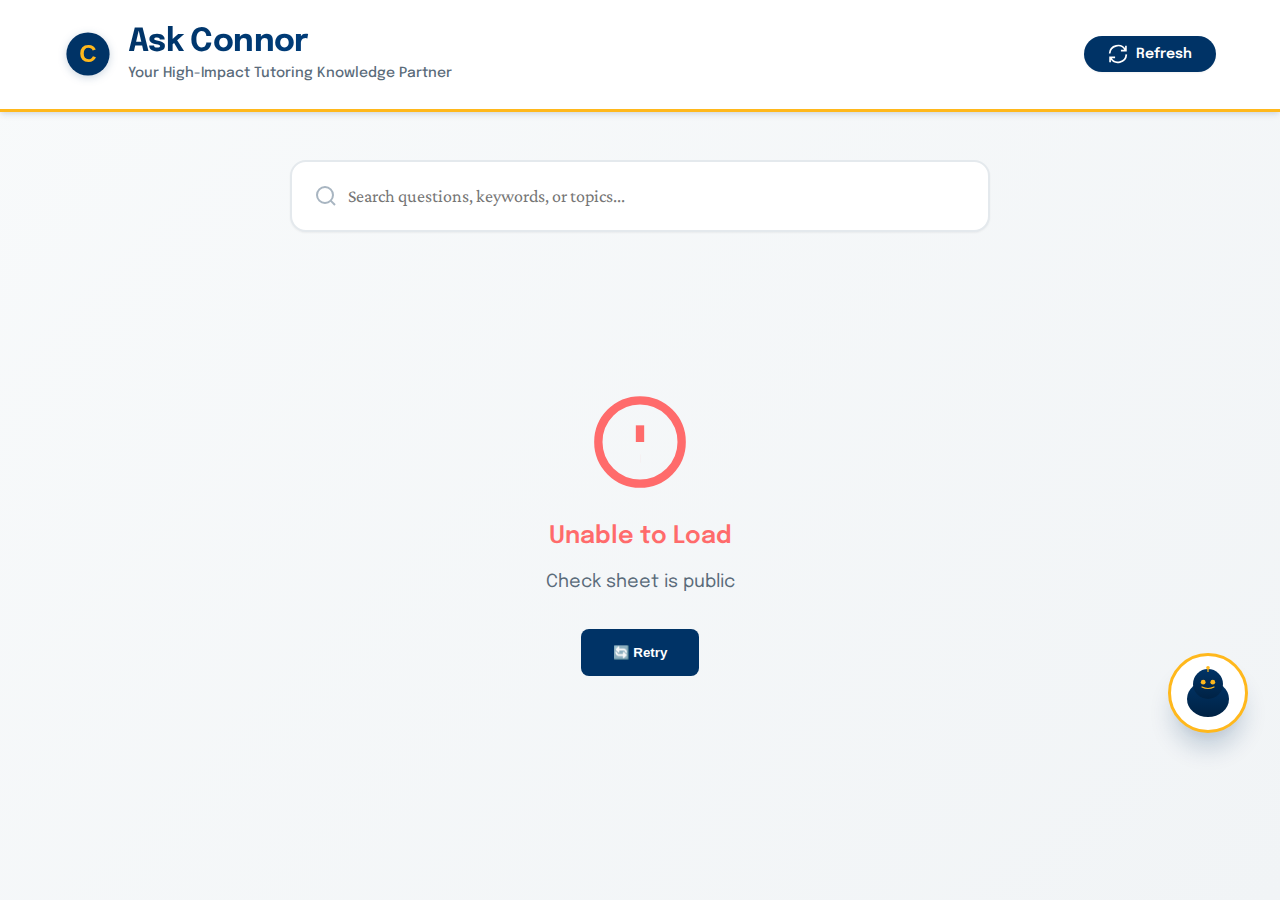
<file: index.html>
<!DOCTYPE html>
<html lang="en">
<head>
    <meta charset="UTF-8">
    <meta name="viewport" content="width=device-width, initial-scale=1.0">
    <title>Ask Connor | NJTC Tutoring Knowledge Base</title>
    <link rel="stylesheet" href="styles.css">
    <link rel="preconnect" href="https://fonts.googleapis.com">
    <link rel="preconnect" href="https://fonts.gstatic.com" crossorigin>
    <link href="https://fonts.googleapis.com/css2?family=Epilogue:wght@400;500;600;700;800&family=Crimson+Pro:wght@400;600;700&display=swap" rel="stylesheet">
</head>
<body>
    <!-- Header -->
    <header class="app-header">
        <div class="container">
            <div class="header-content">
                <div class="logo-section">
                    <div class="connor-icon">
                        <svg viewBox="0 0 40 40" xmlns="http://www.w3.org/2000/svg">
                            <circle cx="20" cy="20" r="18" fill="#003366"/>
                            <text x="20" y="27" text-anchor="middle" fill="#FFB81C" font-size="20" font-weight="bold" font-family="Arial">C</text>
                        </svg>
                    </div>
                    <div class="header-text">
                        <h1>Ask Connor</h1>
                        <p class="tagline">Your High-Impact Tutoring Knowledge Partner</p>
                    </div>
                </div>
                <button id="refreshBtn" class="refresh-btn" title="Refresh data from Google Sheet">
                    <svg width="20" height="20" viewBox="0 0 24 24" fill="none" stroke="currentColor" stroke-width="2">
                        <path d="M21.5 2v6h-6M2.5 22v-6h6M2 11.5a10 10 0 0 1 18.8-4.3M22 12.5a10 10 0 0 1-18.8 4.2"/>
                    </svg>
                    <span>Refresh</span>
                </button>
            </div>
        </div>
    </header>

    <!-- Main Content -->
    <main class="main-content">
        <div class="container">
            <!-- Search Section -->
            <section class="search-section">
                <div class="search-wrapper">
                    <svg class="search-icon" width="24" height="24" viewBox="0 0 24 24" fill="none" stroke="currentColor" stroke-width="2">
                        <circle cx="11" cy="11" r="8"/>
                        <path d="m21 21-4.35-4.35"/>
                    </svg>
                    <input 
                        type="text" 
                        id="searchInput" 
                        placeholder="Search questions, keywords, or topics..."
                        autocomplete="off"
                    >
                    <button id="clearSearch" class="clear-btn" style="display: none;">
                        <svg width="20" height="20" viewBox="0 0 24 24" fill="none" stroke="currentColor" stroke-width="2">
                            <line x1="18" y1="6" x2="6" y2="18"/>
                            <line x1="6" y1="6" x2="18" y2="18"/>
                        </svg>
                    </button>
                </div>
                <div id="searchResults" class="search-autocomplete"></div>
            </section>

            <!-- Category Section -->
            <section id="categorySection" class="category-section">
                <h2 class="section-title">Explore by Category</h2>
                <div id="categoryGrid" class="category-grid">
                    <!-- Categories loaded dynamically -->
                </div>
            </section>

            <!-- Guided Questions Section -->
            <section id="questionsSection" class="questions-section" style="display: none;">
                <div class="questions-header">
                    <button id="backBtn" class="back-btn">
                        <svg width="20" height="20" viewBox="0 0 24 24" fill="none" stroke="currentColor" stroke-width="2">
                            <path d="M19 12H5M12 19l-7-7 7-7"/>
                        </svg>
                        Back to Categories
                    </button>
                    <h2 id="categoryTitle" class="section-title"></h2>
                </div>
                <div id="questionChips" class="question-chips">
                    <!-- Question chips loaded dynamically -->
                </div>
            </section>

            <!-- Results Section -->
            <section id="resultsSection" class="results-section">
                <div id="resultsContainer" class="results-container">
                    <!-- Result cards loaded dynamically -->
                </div>
            </section>

            <!-- Loading State -->
            <div id="loadingState" class="loading-state">
                <div class="loading-spinner"></div>
                <p>Loading knowledge base...</p>
            </div>

            <!-- Empty State -->
            <div id="emptyState" class="empty-state" style="display: none;">
                <svg width="120" height="120" viewBox="0 0 24 24" fill="none" stroke="currentColor" stroke-width="1.5">
                    <circle cx="11" cy="11" r="8"/>
                    <path d="m21 21-4.35-4.35"/>
                </svg>
                <h3>No results found</h3>
                <p>Try adjusting your search or browse by category</p>
            </div>
        </div>
    </main>

    <!-- Connor Bot Assistant -->
    <div id="connorBot" class="connor-bot">
        <div class="connor-avatar">
            <svg viewBox="0 0 100 100" xmlns="http://www.w3.org/2000/svg">
                <defs>
                    <linearGradient id="botGradient" x1="0%" y1="0%" x2="0%" y2="100%">
                        <stop offset="0%" style="stop-color:#003366;stop-opacity:1" />
                        <stop offset="100%" style="stop-color:#002244;stop-opacity:1" />
                    </linearGradient>
                </defs>
                <ellipse cx="50" cy="60" rx="35" ry="30" fill="url(#botGradient)"/>
                <circle cx="50" cy="35" r="25" fill="url(#botGradient)"/>
                <circle cx="42" cy="32" r="4" fill="#FFB81C"/>
                <circle cx="58" cy="32" r="4" fill="#FFB81C"/>
                <path d="M 40 40 Q 50 45 60 40" stroke="#FFB81C" stroke-width="2" fill="none" stroke-linecap="round"/>
                <line x1="50" y1="10" x2="50" y2="15" stroke="#FFB81C" stroke-width="2"/>
                <circle cx="50" cy="8" r="3" fill="#FFB81C"/>
            </svg>
        </div>
        <div class="connor-tip">
            <div class="tip-content">
                <p id="connorTipText">Hi! I'm Connor, your tutoring guide. Select a category to get started!</p>
            </div>
        </div>
    </div>

    <script src="app.js"></script>
</body>
</html>
</file>
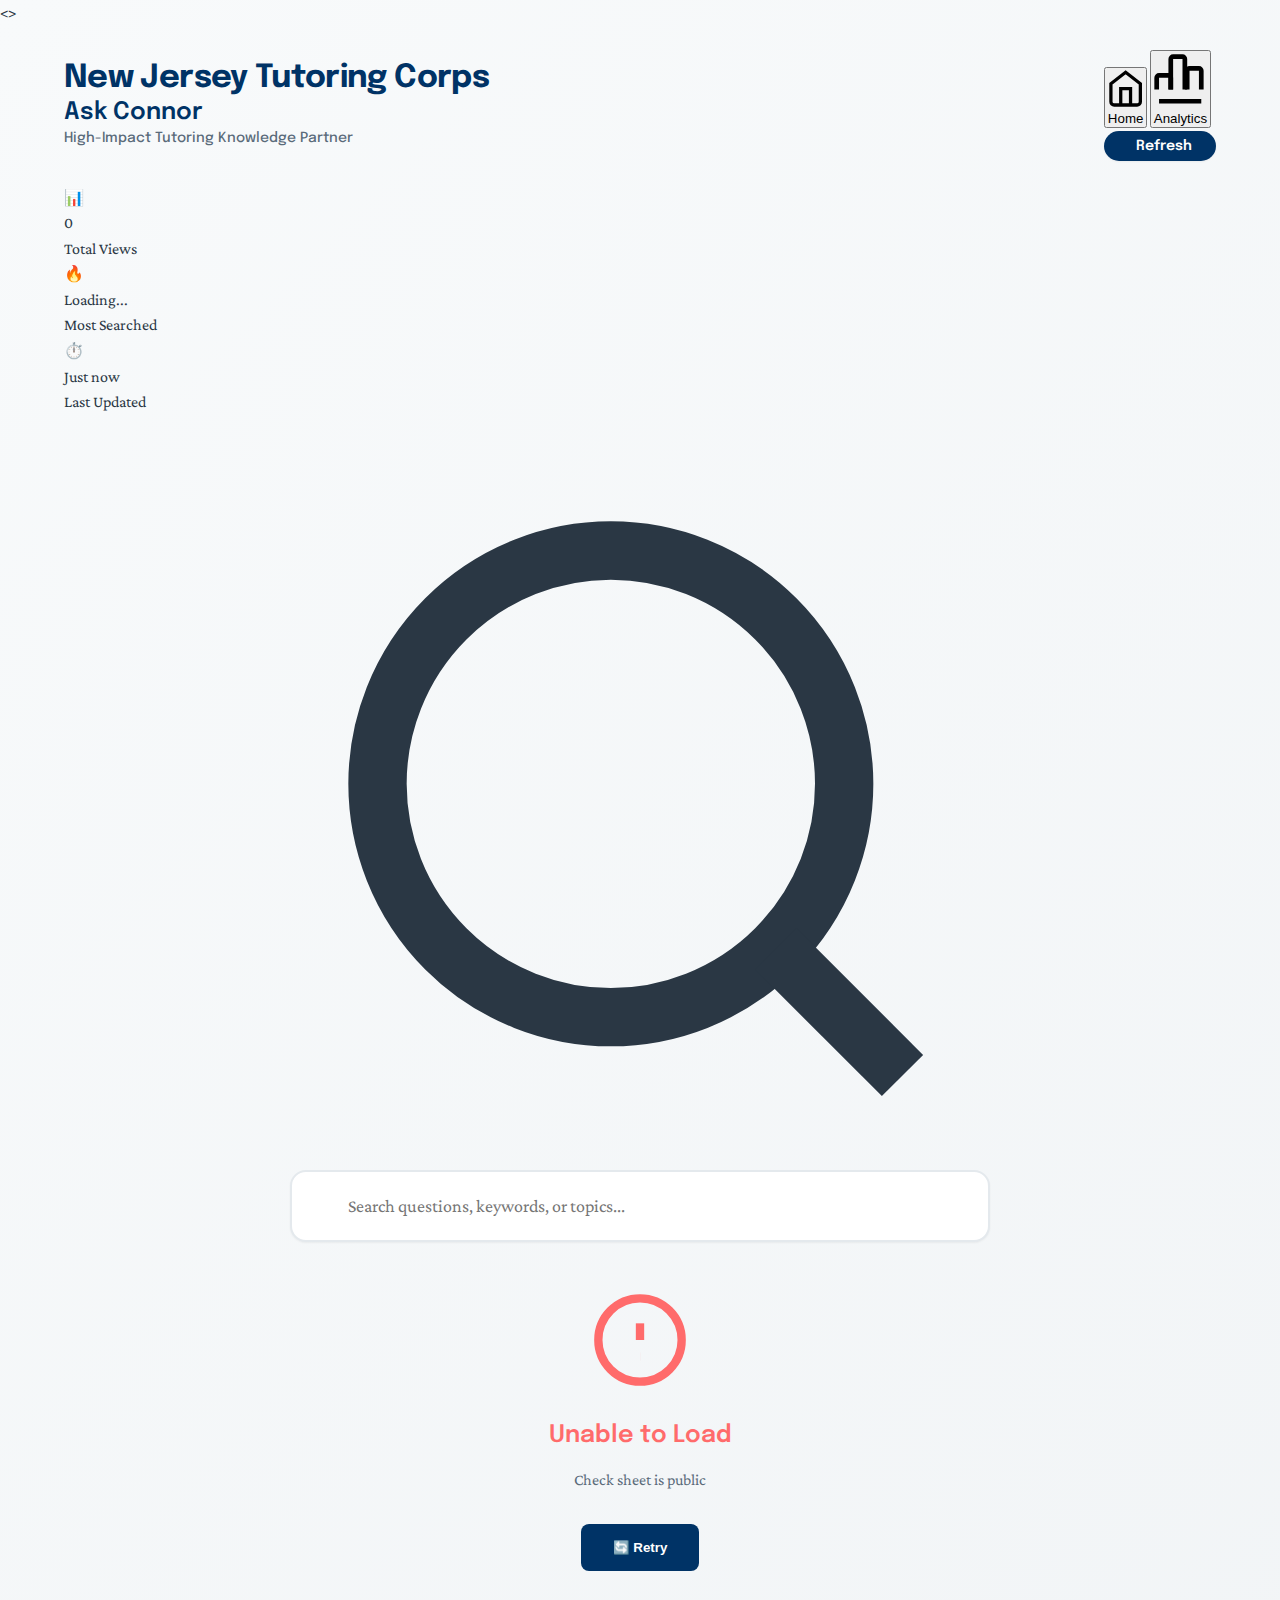
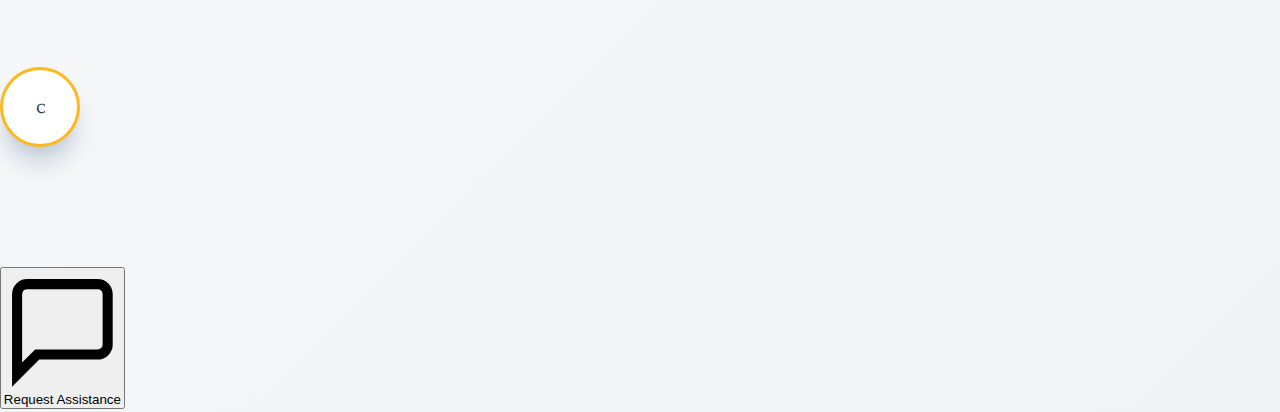
<file: app.html>
<!DOCTYPE html>
<html lang="en">
<head>
    <meta charset="UTF-8">
    <meta name="viewport" content="width=device-width, initial-scale=1.0">
    <title>Ask Connor | New Jersey Tutoring Corps</title>
    <<link rel="stylesheet" href="styles.css?v=999">>
    <link rel="preconnect" href="https://fonts.googleapis.com">
    <link rel="preconnect" href="https://fonts.gstatic.com" crossorigin>
    <link href="https://fonts.googleapis.com/css2?family=Epilogue:wght@400;500;600;700;800&family=Crimson+Pro:ital,wght@0,400;0,600;1,400&display=swap" rel="stylesheet">
</head>
<body>
    
    <header class="premium-header">
        <div class="container">
            <div class="header-content">
                <div class="brand-section">
                    <div class="brand-logo">
                        <div class="logo-text">
                            <h1 class="brand-name">New Jersey Tutoring Corps</h1>
                            <div class="brand-divider"></div>
                            <h2 class="app-name">Ask Connor</h2>
                            <p class="tagline">High-Impact Tutoring Knowledge Partner</p>
                        </div>
                    </div>
                </div>
                <div class="header-actions">
                    <div class="user-role" id="roleDisplay" style="display:none;"></div>
                    <button id="homeBtn" class="premium-btn home-btn">
                        <svg viewBox="0 0 24 24" fill="none" stroke="currentColor" stroke-width="2">
                            <path d="m3 9 9-7 9 7v11a2 2 0 0 1-2 2H5a2 2 0 0 1-2-2z"/>
                            <polyline points="9 22 9 12 15 12 15 22"/>
                        </svg>
                        Home
                    </button>
                    <button id="analyticsBtn" class="premium-btn analytics-btn">
                        <svg viewBox="0 0 24 24" fill="none" stroke="currentColor" stroke-width="2">
                            <path d="M21 21H3"></path>
                            <path d="M21 16V8a1 1 0 0 0-1-1h-4a1 1 0 0 0-1 1v8"></path>
                            <path d="M14 16V3a1 1 0 0 0-1-1H9a1 1 0 0 0-1 1v13"></path>
                            <path d="M8 16V11a1 1 0 0 0-1-1H3a1 1 0 0 0-1 1v5"></path>
                        </svg>
                        Analytics
                    </button>
                    <button id="refreshBtn" class="refresh-btn premium-btn">
                        <svg class="refresh-icon" viewBox="0 0 24 24" fill="none" stroke="currentColor" stroke-width="2">
                            <path d="M21.5 2v6h-6M2.5 22v-6h6M2 11.5a10 10 0 0 1 18.8-4.3M22 12.5a10 10 0 0 1-18.8 4.2"/>
                        </svg>
                        Refresh
                    </button>
                </div>
            </div>
        </div>
    </header>

    <section class="analytics-dashboard" id="analyticsDash">
        <div class="container">
            <div class="analytics-grid">
                <div class="analytics-card">
                    <div class="analytics-icon">📊</div>
                    <div class="analytics-data">
                        <div class="analytics-value" id="totalViews">0</div>
                        <div class="analytics-label">Total Views</div>
                    </div>
                </div>
                <div class="analytics-card">
                    <div class="analytics-icon">🔥</div>
                    <div class="analytics-data">
                        <div class="analytics-value" id="topCategory">Loading...</div>
                        <div class="analytics-label">Most Searched</div>
                    </div>
                </div>
                <div class="analytics-card">
                    <div class="analytics-icon">⏱️</div>
                    <div class="analytics-data">
                        <div class="analytics-value" id="lastUpdate">Just now</div>
                        <div class="analytics-label">Last Updated</div>
                    </div>
                </div>
            </div>
        </div>
    </section>

    <main class="main-content">
        <div class="container">
            <section class="search-hero">
                <div class="search-wrapper premium-glass">
                    <svg class="search-icon-premium" viewBox="0 0 24 24" fill="none" stroke="currentColor" stroke-width="2">
                        <circle cx="11" cy="11" r="8"/>
                        <path d="m21 21-4.35-4.35"/>
                    </svg>
                    <input type="search" id="searchInput" class="search-input-premium" placeholder="Search questions, keywords, or topics..." autocomplete="off">
                    <button id="clearSearch" class="clear-btn-premium" style="display:none;">
                        <svg viewBox="0 0 24 24" fill="none" stroke="currentColor" stroke-width="2">
                            <line x1="18" y1="6" x2="6" y2="18"/>
                            <line x1="6" y1="6" x2="18" y2="18"/>
                        </svg>
                    </button>
                </div>
                <div id="searchResults" class="search-autocomplete-premium"></div>
            </section>

            <section id="categorySection" class="category-section-premium">
                <div class="section-header">
                    <h2 class="section-title-premium">Explore by Category</h2>
                    <div class="section-subtitle">Select a category to browse questions</div>
                </div>
                <div id="categoryGrid" class="category-grid-premium"></div>
            </section>

            <section id="questionsSection" class="questions-section-premium" style="display:none;">
                <div class="questions-header-premium">
                    <button id="backBtn" class="back-btn-premium">
                        <svg viewBox="0 0 24 24" fill="none" stroke="currentColor" stroke-width="2">
                            <path d="M19 12H5M12 19l-7-7 7-7"/>
                        </svg>
                        Back
                    </button>
                    <h2 id="categoryTitle" class="category-title-premium"></h2>
                </div>
                <div id="questionChips" class="question-chips-premium"></div>
            </section>

            <section id="resultsSection" class="results-section-premium">
                <div id="resultsContainer" class="results-container-premium"></div>
            </section>

            <div id="loadingState" class="loading-state-premium">
                <div class="loading-spinner-premium">
                    <div class="spinner-ring"></div>
                    <div class="spinner-ring"></div>
                    <div class="spinner-ring"></div>
                </div>
                <p class="loading-text">Loading knowledge base...</p>
            </div>

            <div id="emptyState" class="empty-state-premium" style="display:none;">
                <svg class="empty-icon" viewBox="0 0 24 24" fill="none" stroke="currentColor" stroke-width="1.5">
                    <circle cx="11" cy="11" r="8"/>
                    <path d="m21 21-4.35-4.35"/>
                </svg>
                <h3>No results found</h3>
                <p>Try different keywords or browse by category</p>
            </div>
        </div>
    </main>

    <div id="connorBot" class="connor-bot-premium">
        <div class="connor-avatar-premium connor-avatar">
            <div class="avatar-glow"></div>
            <div class="avatar-content">C</div>
        </div>
        <div class="connor-tip-premium connor-tip">
            <div class="tip-content-premium">
                <p id="connorTipText">Hi! I'm Connor. Select a category to get started!</p>
            </div>
        </div>
    </div>

    <!-- FLOATING BUTTON -->
    <button id="feedbackFloatingBtn" class="feedback-floating-btn" onclick="openFeedbackModal()">
        <svg viewBox="0 0 24 24" fill="none" stroke="currentColor" stroke-width="2">
            <path d="M21 15a2 2 0 0 1-2 2H7l-4 4V5a2 2 0 0 1 2-2h14a2 2 0 0 1 2 2z"/>
        </svg>
        <span>Request Assistance</span>
    </button>

    <!-- FEEDBACK MODAL (HIDDEN BY DEFAULT) -->
    <div id="feedbackModal" class="feedback-modal" style="display:none;" onclick="if(event.target===this) closeFeedbackModal()">
        <div class="feedback-modal-content">
            <div class="feedback-modal-header">
                <div class="feedback-icon-large">💬</div>
                <h2>We're Here to Support You</h2>
                <p>Your feedback helps us provide immediate assistance</p>
                <button class="modal-close" onclick="closeFeedbackModal()">×</button>
            </div>
            
            <div class="feedback-modal-body">
                <div class="current-question-display">
                    <strong>You're asking about:</strong>
                    <p id="fb-current-question">General feedback</p>
                </div>
                
                <form id="connorFeedbackForm" onsubmit="handleFeedbackSubmit(event)">
                    <div class="form-group">
                        <label for="fb-name">
                            <svg viewBox="0 0 24 24" fill="none" stroke="currentColor" stroke-width="2">
                                <path d="M20 21v-2a4 4 0 0 0-4-4H8a4 4 0 0 0-4 4v2"/>
                                <circle cx="12" cy="7" r="4"/>
                            </svg>
                            Your Name
                        </label>
                        <input type="text" id="fb-name" required placeholder="Enter your name">
                    </div>
                    
                    <div class="form-group">
                        <label>
                            <svg viewBox="0 0 24 24" fill="none" stroke="currentColor" stroke-width="2">
                                <path d="M14 9V5a3 3 0 0 0-3-3l-4 9v11h11.28a2 2 0 0 0 2-1.7l1.38-9a2 2 0 0 0-2-2.3zM7 22H4a2 2 0 0 1-2-2v-7a2 2 0 0 1 2-2h3"/>
                            </svg>
                            Was Connor helpful?
                        </label>
                        <div class="radio-group-premium">
                            <label class="radio-option">
                                <input type="radio" name="fb-helpful" value="Yes - Very helpful!" required>
                                <span class="radio-custom">✅ Yes - Very helpful!</span>
                            </label>
                            <label class="radio-option">
                                <input type="radio" name="fb-helpful" value="Somewhat helpful">
                                <span class="radio-custom">👍 Somewhat helpful</span>
                            </label>
                            <label class="radio-option">
                                <input type="radio" name="fb-helpful" value="Not helpful">
                                <span class="radio-custom">👎 Not helpful</span>
                            </label>
                        </div>
                    </div>
                    
                    <div class="form-group">
                        <label>
                            <svg viewBox="0 0 24 24" fill="none" stroke="currentColor" stroke-width="2">
                                <circle cx="12" cy="12" r="10"/>
                                <path d="M9.09 9a3 3 0 0 1 5.83 1c0 2-3 3-3 3"/>
                                <line x1="12" y1="17" x2="12.01" y2="17"/>
                            </svg>
                            Did Connor answer your question successfully?
                        </label>
                        <div class="radio-group-premium">
                            <label class="radio-option">
                                <input type="radio" name="fb-successful" value="Yes - Got what I needed" required>
                                <span class="radio-custom">✅ Yes - Got what I needed</span>
                            </label>
                            <label class="radio-option">
                                <input type="radio" name="fb-successful" value="Partially - Need more info">
                                <span class="radio-custom">⚠️ Partially - Need more info</span>
                            </label>
                            <label class="radio-option">
                                <input type="radio" name="fb-successful" value="No - Still confused">
                                <span class="radio-custom">❌ No - Still confused</span>
                            </label>
                        </div>
                    </div>
                    
                    <div class="form-group urgent-section">
                        <label class="urgent-label">
                            <svg viewBox="0 0 24 24" fill="none" stroke="currentColor" stroke-width="2">
                                <circle cx="12" cy="12" r="10"/>
                                <line x1="12" y1="8" x2="12" y2="12"/>
                                <line x1="12" y1="16" x2="12.01" y2="16"/>
                            </svg>
                            Do you need immediate onsite support?
                        </label>
                        <div class="radio-group-premium">
                            <label class="radio-option urgent">
                                <input type="radio" name="fb-immediate" value="🚨 YES - URGENT: Need help now!" required>
                                <span class="radio-custom">🚨 YES - URGENT: Need help now!</span>
                            </label>
                            <label class="radio-option">
                                <input type="radio" name="fb-immediate" value="No - Just providing feedback">
                                <span class="radio-custom">No - Just providing feedback</span>
                            </label>
                        </div>
                    </div>
                    
                    <div class="form-group">
                        <label for="fb-improvement">
                            <svg viewBox="0 0 24 24" fill="none" stroke="currentColor" stroke-width="2">
                                <path d="M12 20h9"/><path d="M16.5 3.5a2.12 2.12 0 0 1 3 3L7 19l-4 1 1-4Z"/>
                            </svg>
                            How can Connor be more helpful? (Optional)
                        </label>
                        <textarea id="fb-improvement" rows="3" placeholder="Share your thoughts..."></textarea>
                    </div>
                    
                    <div class="form-group">
                        <label>
                            <svg viewBox="0 0 24 24" fill="none" stroke="currentColor" stroke-width="2">
                                <path d="M17 21v-2a4 4 0 0 0-4-4H5a4 4 0 0 0-4 4v2"/>
                                <circle cx="9" cy="7" r="4"/>
                                <path d="M23 21v-2a4 4 0 0 0-3-3.87"/>
                                <path d="M16 3.13a4 4 0 0 1 0 7.75"/>
                            </svg>
                            Did you speak with your onsite leader?
                        </label>
                        <div class="radio-group-premium">
                            <label class="radio-option">
                                <input type="radio" name="fb-onsite" value="Yes - Already contacted them" required>
                                <span class="radio-custom">✅ Yes - Already contacted them</span>
                            </label>
                            <label class="radio-option">
                                <input type="radio" name="fb-onsite" value="No - Didn't need to">
                                <span class="radio-custom">No - Didn't need to</span>
                            </label>
                            <label class="radio-option">
                                <input type="radio" name="fb-onsite" value="No - But will reach out">
                                <span class="radio-custom">No - But will reach out</span>
                            </label>
                        </div>
                    </div>
                    
                    <button type="submit" class="submit-btn-premium">
                        <svg viewBox="0 0 24 24" fill="none" stroke="currentColor" stroke-width="2">
                            <polyline points="9 11 12 14 22 4"/><path d="M21 12v7a2 2 0 0 1-2 2H5a2 2 0 0 1-2-2V5a2 2 0 0 1 2-2h11"/>
                        </svg>
                        Submit Feedback
                    </button>
                </form>
                
                <div class="feedback-footer">
                    <p>💙 <strong>We're here for you!</strong> If you marked "URGENT", your onsite leader will be notified immediately.</p>
                </div>
            </div>
        </div>
    </div>

    <!-- ANALYTICS MODAL -->
    <div id="analyticsModal" class="analytics-modal" style="display:none;">
        <div class="analytics-modal-content">
            <div class="analytics-modal-header">
                <h2>📊 Analytics Dashboard</h2>
                <button onclick="document.getElementById('analyticsModal').style.display='none'" class="modal-close">×</button>
            </div>
            <div class="analytics-modal-body" id="chartBody">
                <p>Loading analytics...</p>
            </div>
        </div>
    </div>

    <script src="app.js"></script>
</body>
</html>
</file>
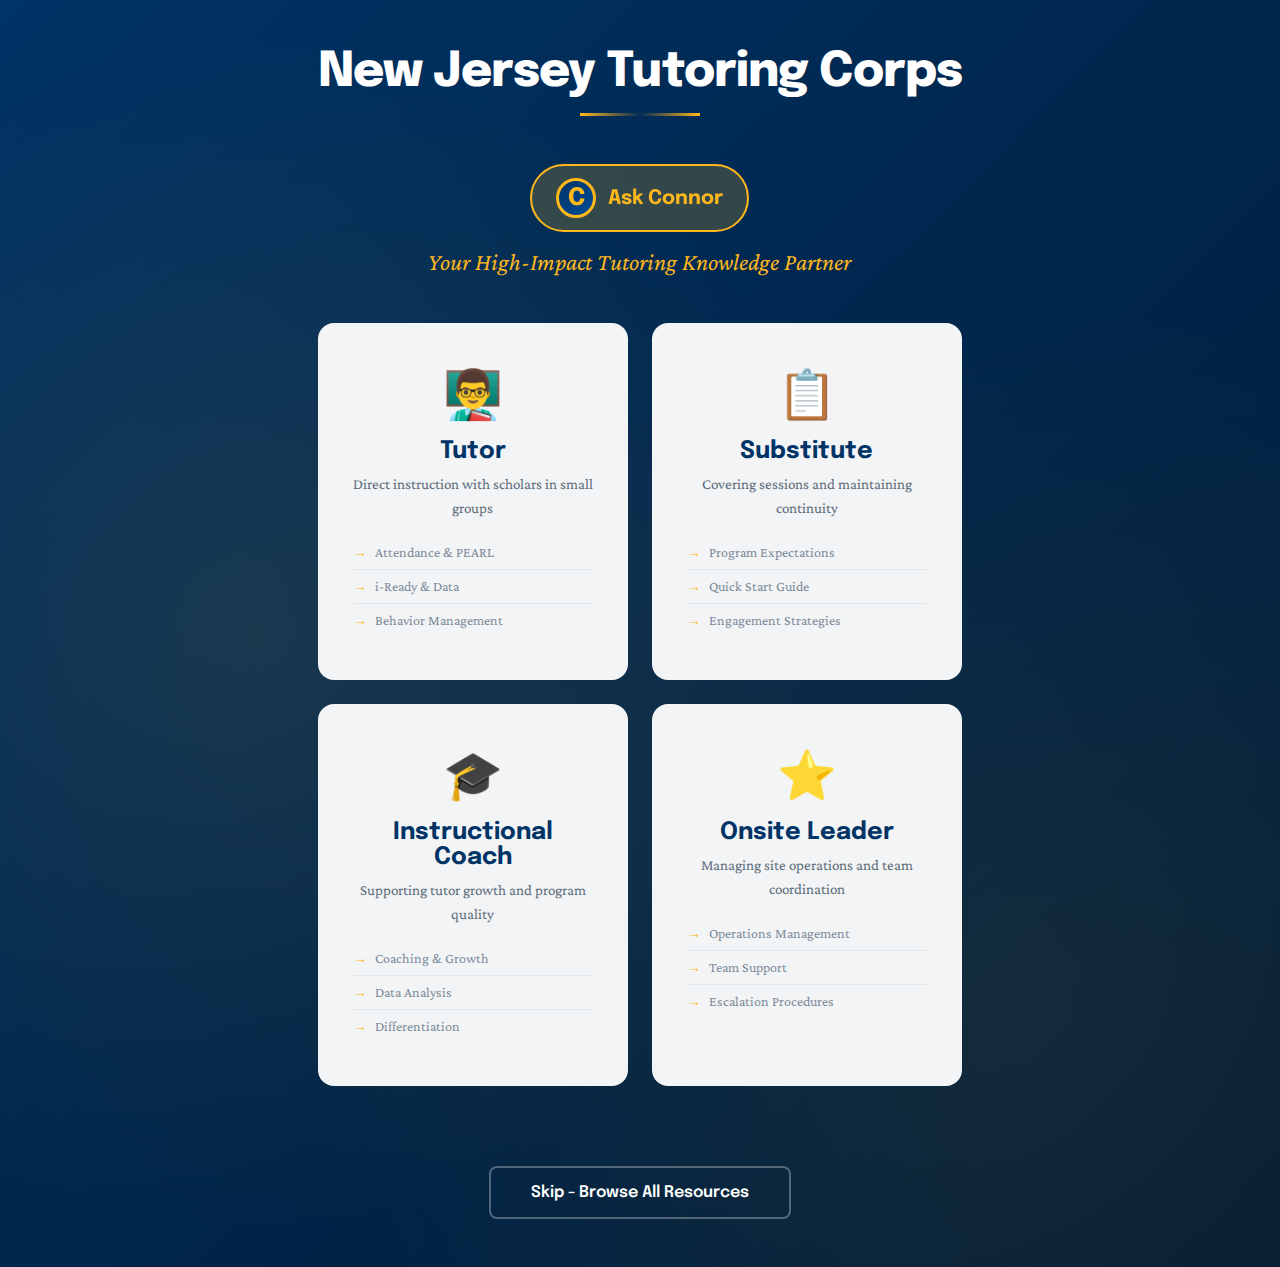
<file: welcome.html>
<!DOCTYPE html>
<html lang="en">
<head>
    <meta charset="UTF-8">
    <meta name="viewport" content="width=device-width, initial-scale=1.0">
    <title>Welcome to Ask Connor | NJTC Knowledge Base</title>
    <link rel="preconnect" href="https://fonts.googleapis.com">
    <link rel="preconnect" href="https://fonts.gstatic.com" crossorigin>
    <link href="https://fonts.googleapis.com/css2?family=Epilogue:wght@400;500;600;700;800&family=Crimson+Pro:ital,wght@0,400;0,600;1,400&display=swap" rel="stylesheet">
    <style>
        :root {
            --navy: #003366;
            --gold: #FFB81C;
            --font-display: 'Epilogue', system-ui, sans-serif;
            --font-body: 'Crimson Pro', Georgia, serif;
        }
        
        * { margin: 0; padding: 0; box-sizing: border-box; }
        
        body { 
            margin: 0;
            overflow-x: hidden;
            font-family: var(--font-body);
        }
        
        .welcome-hero {
            background: linear-gradient(135deg, var(--navy) 0%, #001a33 100%);
            min-height: 100vh;
            display: flex;
            align-items: center;
            justify-content: center;
            position: relative;
            overflow: hidden;
        }
        
        .welcome-hero::before {
            content: '';
            position: absolute;
            top: 0;
            left: 0;
            right: 0;
            bottom: 0;
            background: 
                radial-gradient(circle at 20% 50%, rgba(255, 184, 28, 0.1) 0%, transparent 50%),
                radial-gradient(circle at 80% 80%, rgba(255, 184, 28, 0.08) 0%, transparent 50%);
            pointer-events: none;
        }
        
        .welcome-container {
            max-width: 1200px;
            margin: 0 auto;
            padding: 3rem 2rem;
            text-align: center;
            position: relative;
            z-index: 1;
        }
        
        .brand-header {
            margin-bottom: 3rem;
            animation: fadeInUp 0.8s ease-out;
        }
        
        .njtc-title {
            font-family: var(--font-display);
            font-size: clamp(2rem, 5vw, 3rem);
            font-weight: 800;
            color: white;
            margin-bottom: 0.5rem;
            letter-spacing: -0.02em;
        }
        
        .brand-divider {
            width: 120px;
            height: 3px;
            background: linear-gradient(90deg, var(--gold), transparent, var(--gold));
            margin: 1rem auto;
        }
        
        .welcome-title {
            font-family: var(--font-display);
            font-size: clamp(2.5rem, 6vw, 4rem);
            font-weight: 800;
            color: white;
            margin: 0 0 1rem;
            animation: fadeInUp 0.8s ease-out 0.2s both;
        }
        
        .connor-badge {
            display: inline-flex;
            align-items: center;
            gap: 0.75rem;
            background: rgba(255, 184, 28, 0.2);
            backdrop-filter: blur(10px);
            padding: 0.75rem 1.5rem;
            border-radius: 50px;
            border: 2px solid var(--gold);
            margin-bottom: 1rem;
        }
        
        .connor-icon {
            width: 40px;
            height: 40px;
            background: linear-gradient(135deg, var(--navy), #004d99);
            border-radius: 50%;
            display: flex;
            align-items: center;
            justify-content: center;
            font-family: var(--font-display);
            font-size: 1.5rem;
            font-weight: 800;
            color: var(--gold);
            border: 3px solid var(--gold);
        }
        
        .connor-text {
            font-family: var(--font-display);
            font-size: 1.25rem;
            font-weight: 700;
            color: var(--gold);
        }
        
        .welcome-subtitle {
            font-family: var(--font-body);
            font-size: clamp(1.125rem, 2.5vw, 1.5rem);
            color: var(--gold);
            margin: 0 0 3rem;
            animation: fadeInUp 0.8s ease-out 0.4s both;
            font-style: italic;
        }
        
        .role-selector {
            display: grid;
            grid-template-columns: repeat(auto-fit, minmax(250px, 1fr));
            gap: 1.5rem;
            margin: 3rem 0;
            animation: fadeInUp 0.8s ease-out 0.6s both;
        }
        
        .role-card {
            background: rgba(255, 255, 255, 0.95);
            border-radius: 16px;
            padding: 2.5rem 2rem;
            cursor: pointer;
            transition: all 0.3s cubic-bezier(0.4, 0, 0.2, 1);
            border: 3px solid transparent;
            position: relative;
            overflow: hidden;
        }
        
        .role-card::before {
            content: '';
            position: absolute;
            top: 0;
            left: 0;
            right: 0;
            height: 6px;
            background: linear-gradient(90deg, var(--navy), var(--gold));
            transform: scaleX(0);
            transition: transform 0.3s ease;
        }
        
        .role-card:hover {
            transform: translateY(-8px);
            box-shadow: 0 20px 40px rgba(0, 51, 102, 0.3);
            border-color: var(--gold);
        }
        
        .role-card:hover::before {
            transform: scaleX(1);
        }
        
        .role-icon {
            font-size: 3rem;
            margin-bottom: 1rem;
        }
        
        .role-name {
            font-family: var(--font-display);
            font-size: 1.5rem;
            font-weight: 700;
            color: var(--navy);
            margin: 0 0 0.5rem;
        }
        
        .role-description {
            font-family: var(--font-body);
            color: #5A6B7A;
            font-size: 0.9375rem;
            line-height: 1.6;
            margin: 0 0 1rem;
        }
        
        .role-highlights {
            list-style: none;
            padding: 0;
            margin: 1rem 0 0;
            text-align: left;
        }
        
        .role-highlights li {
            font-size: 0.875rem;
            color: #7B8A99;
            padding: 0.5rem 0;
            border-bottom: 1px solid #E4E9ED;
        }
        
        .role-highlights li:last-child {
            border-bottom: none;
        }
        
        .role-highlights li::before {
            content: '→';
            color: var(--gold);
            font-weight: bold;
            margin-right: 0.5rem;
        }
        
        .skip-button {
            display: inline-block;
            margin-top: 2rem;
            padding: 1rem 2.5rem;
            background: transparent;
            color: white;
            border: 2px solid rgba(255, 255, 255, 0.3);
            border-radius: 8px;
            font-family: var(--font-display);
            font-weight: 600;
            font-size: 1rem;
            cursor: pointer;
            transition: all 0.3s ease;
            text-decoration: none;
            animation: fadeInUp 0.8s ease-out 0.8s both;
        }
        
        .skip-button:hover {
            background: rgba(255, 255, 255, 0.1);
            border-color: var(--gold);
            color: var(--gold);
        }
        
        @keyframes fadeInUp {
            from {
                opacity: 0;
                transform: translateY(30px);
            }
            to {
                opacity: 1;
                transform: translateY(0);
            }
        }
        
        @media (max-width: 768px) {
            .role-selector {
                grid-template-columns: 1fr;
            }
            
            .welcome-container {
                padding: 2rem 1rem;
            }
            
            .njtc-title {
                font-size: 1.75rem;
            }
        }
    </style>
</head>
<body>
    <div class="welcome-hero">
        <div class="welcome-container">
            
            <!-- NJTC BRANDING -->
            <div class="brand-header">
                <h1 class="njtc-title">New Jersey Tutoring Corps</h1>
                <div class="brand-divider"></div>
            </div>
            
            <!-- ASK CONNOR BADGE -->
            <div class="connor-badge">
                <div class="connor-icon">C</div>
                <div class="connor-text">Ask Connor</div>
            </div>
            
            <p class="welcome-subtitle">Your High-Impact Tutoring Knowledge Partner</p>
            
            <!-- ROLE SELECTION -->
            <div class="role-selector">
                <div class="role-card" data-role="tutor" onclick="selectRole('tutor')">
                    <div class="role-icon">👨‍🏫</div>
                    <h2 class="role-name">Tutor</h2>
                    <p class="role-description">Direct instruction with scholars in small groups</p>
                    <ul class="role-highlights">
                        <li>Attendance & PEARL</li>
                        <li>i-Ready & Data</li>
                        <li>Behavior Management</li>
                    </ul>
                </div>
                
                <div class="role-card" data-role="substitute" onclick="selectRole('substitute')">
                    <div class="role-icon">📋</div>
                    <h2 class="role-name">Substitute</h2>
                    <p class="role-description">Covering sessions and maintaining continuity</p>
                    <ul class="role-highlights">
                        <li>Program Expectations</li>
                        <li>Quick Start Guide</li>
                        <li>Engagement Strategies</li>
                    </ul>
                </div>
                
                <div class="role-card" data-role="coach" onclick="selectRole('coach')">
                    <div class="role-icon">🎓</div>
                    <h2 class="role-name">Instructional Coach</h2>
                    <p class="role-description">Supporting tutor growth and program quality</p>
                    <ul class="role-highlights">
                        <li>Coaching & Growth</li>
                        <li>Data Analysis</li>
                        <li>Differentiation</li>
                    </ul>
                </div>
                
                <div class="role-card" data-role="site-lead" onclick="selectRole('site-lead')">
                    <div class="role-icon">⭐</div>
                    <h2 class="role-name">Onsite Leader</h2>
                    <p class="role-description">Managing site operations and team coordination</p>
                    <ul class="role-highlights">
                        <li>Operations Management</li>
                        <li>Team Support</li>
                        <li>Escalation Procedures</li>
                    </ul>
                </div>
            </div>
            
            <a href="app.html" class="skip-button">Skip - Browse All Resources</a>
        </div>
    </div>

    <script>
        function selectRole(role) {
            localStorage.setItem('user_role', role);
            const card = document.querySelector(`[data-role="${role}"]`);
            card.style.transform = 'scale(1.05)';
            card.style.boxShadow = '0 30px 60px rgba(255, 184, 28, 0.4)';
            setTimeout(() => {
                window.location.href = 'app.html';
            }, 400);
        }
    </script>
</body>
</html>
</file>
<file: styles.css>
/* ==========================================================================
   Ask Connor - Premium NJTC Tutoring Knowledge Base
   Design System: Refined Educational-Professional
   ========================================================================== */

/* CSS Variables - NJTC Brand Colors */
:root {
    /* Brand Colors */
    --navy-primary: #003366;
    --navy-dark: #002244;
    --navy-light: #004488;
    --gold-primary: #FFB81C;
    --gold-light: #FFD466;
    --gold-dark: #CC9316;
    
    /* Neutral Palette */
    --white: #FFFFFF;
    --gray-50: #F8FAFB;
    --gray-100: #F1F4F6;
    --gray-200: #E4E9ED;
    --gray-300: #D1D9E0;
    --gray-400: #A8B5C1;
    --gray-500: #7B8A99;
    --gray-600: #5A6B7A;
    --gray-700: #3E4C59;
    --gray-800: #2A3744;
    --gray-900: #1A2530;
    
    /* Semantic Colors */
    --success: #10B981;
    --warning: #F59E0B;
    --info: #3B82F6;
    
    /* Typography */
    --font-display: 'Epilogue', -apple-system, BlinkMacSystemFont, sans-serif;
    --font-body: 'Crimson Pro', Georgia, serif;
    
    /* Spacing */
    --spacing-xs: 0.25rem;
    --spacing-sm: 0.5rem;
    --spacing-md: 1rem;
    --spacing-lg: 1.5rem;
    --spacing-xl: 2rem;
    --spacing-2xl: 3rem;
    --spacing-3xl: 4rem;
    
    /* Border Radius */
    --radius-sm: 0.375rem;
    --radius-md: 0.5rem;
    --radius-lg: 0.75rem;
    --radius-xl: 1rem;
    --radius-full: 9999px;
    
    /* Shadows */
    --shadow-sm: 0 1px 2px 0 rgba(0, 0, 0, 0.05);
    --shadow-md: 0 4px 6px -1px rgba(0, 51, 102, 0.1), 0 2px 4px -1px rgba(0, 51, 102, 0.06);
    --shadow-lg: 0 10px 15px -3px rgba(0, 51, 102, 0.15), 0 4px 6px -2px rgba(0, 51, 102, 0.05);
    --shadow-xl: 0 20px 25px -5px rgba(0, 51, 102, 0.2), 0 10px 10px -5px rgba(0, 51, 102, 0.04);
    --shadow-gold: 0 8px 20px rgba(255, 184, 28, 0.25);
    
    /* Transitions */
    --transition-fast: 150ms cubic-bezier(0.4, 0, 0.2, 1);
    --transition-base: 250ms cubic-bezier(0.4, 0, 0.2, 1);
    --transition-slow: 350ms cubic-bezier(0.4, 0, 0.2, 1);
    --transition-bounce: 500ms cubic-bezier(0.68, -0.55, 0.265, 1.55);
}

/* ==========================================================================
   Reset & Base Styles
   ========================================================================== */

* {
    margin: 0;
    padding: 0;
    box-sizing: border-box;
}

html {
    font-size: 16px;
    -webkit-font-smoothing: antialiased;
    -moz-osx-font-smoothing: grayscale;
}

body {
    font-family: var(--font-body);
    background: linear-gradient(135deg, var(--gray-50) 0%, var(--gray-100) 100%);
    color: var(--gray-800);
    line-height: 1.6;
    min-height: 100vh;
    overflow-x: hidden;
}

/* ==========================================================================
   Typography
   ========================================================================== */

h1, h2, h3, h4, h5, h6 {
    font-family: var(--font-display);
    font-weight: 600;
    line-height: 1.2;
    color: var(--navy-primary);
}

h1 {
    font-size: 2rem;
    font-weight: 700;
    letter-spacing: -0.02em;
}

h2 {
    font-size: 1.5rem;
}

h3 {
    font-size: 1.25rem;
}

p {
    margin-bottom: 1rem;
}

a {
    color: var(--navy-light);
    text-decoration: none;
    transition: color var(--transition-fast);
}

a:hover {
    color: var(--gold-primary);
}

/* ==========================================================================
   Layout
   ========================================================================== */

.container {
    max-width: 1200px;
    margin: 0 auto;
    padding: 0 var(--spacing-lg);
}

/* ==========================================================================
   Header
   ========================================================================== */

.app-header {
    background: var(--white);
    border-bottom: 3px solid var(--gold-primary);
    box-shadow: var(--shadow-md);
    position: sticky;
    top: 0;
    z-index: 100;
    animation: slideDown 0.5s ease-out;
}

@keyframes slideDown {
    from {
        transform: translateY(-100%);
        opacity: 0;
    }
    to {
        transform: translateY(0);
        opacity: 1;
    }
}

.header-content {
    display: flex;
    justify-content: space-between;
    align-items: center;
    padding: var(--spacing-lg) 0;
    gap: var(--spacing-lg);
}

.logo-section {
    display: flex;
    align-items: center;
    gap: var(--spacing-md);
}

.connor-icon {
    width: 48px;
    height: 48px;
    filter: drop-shadow(0 2px 4px rgba(0, 51, 102, 0.2));
    animation: connorBounce 2s ease-in-out infinite;
}

@keyframes connorBounce {
    0%, 100% {
        transform: translateY(0);
    }
    50% {
        transform: translateY(-5px);
    }
}

.header-text h1 {
    margin: 0;
    background: linear-gradient(135deg, var(--navy-primary) 0%, var(--navy-light) 100%);
    -webkit-background-clip: text;
    -webkit-text-fill-color: transparent;
    background-clip: text;
}

.tagline {
    font-family: var(--font-display);
    font-size: 0.875rem;
    color: var(--gray-600);
    margin: 0;
    font-weight: 500;
}

.refresh-btn {
    display: flex;
    align-items: center;
    gap: var(--spacing-sm);
    padding: var(--spacing-sm) var(--spacing-lg);
    background: var(--navy-primary);
    color: var(--white);
    border: none;
    border-radius: var(--radius-full);
    font-family: var(--font-display);
    font-size: 0.875rem;
    font-weight: 600;
    cursor: pointer;
    transition: all var(--transition-base);
    box-shadow: var(--shadow-sm);
}

.refresh-btn:hover {
    background: var(--gold-primary);
    color: var(--navy-primary);
    box-shadow: var(--shadow-gold);
    transform: translateY(-2px);
}

.refresh-btn svg {
    transition: transform var(--transition-slow);
}

.refresh-btn:hover svg {
    transform: rotate(180deg);
}

/* ==========================================================================
   Main Content
   ========================================================================== */

.main-content {
    padding: var(--spacing-2xl) 0;
    min-height: calc(100vh - 200px);
}

.section-title {
    font-size: 1.75rem;
    margin-bottom: var(--spacing-xl);
    position: relative;
    display: inline-block;
}

.section-title::after {
    content: '';
    position: absolute;
    bottom: -8px;
    left: 0;
    width: 60px;
    height: 4px;
    background: linear-gradient(90deg, var(--gold-primary) 0%, var(--gold-light) 100%);
    border-radius: var(--radius-full);
}

/* ==========================================================================
   Search Section
   ========================================================================== */

.search-section {
    margin-bottom: var(--spacing-2xl);
    animation: fadeInUp 0.6s ease-out 0.2s both;
}

@keyframes fadeInUp {
    from {
        opacity: 0;
        transform: translateY(20px);
    }
    to {
        opacity: 1;
        transform: translateY(0);
    }
}

.search-wrapper {
    position: relative;
    max-width: 700px;
    margin: 0 auto;
}

.search-icon {
    position: absolute;
    left: var(--spacing-lg);
    top: 50%;
    transform: translateY(-50%);
    color: var(--gray-400);
    pointer-events: none;
}

#searchInput {
    width: 100%;
    padding: var(--spacing-lg) var(--spacing-lg) var(--spacing-lg) 3.5rem;
    font-family: var(--font-body);
    font-size: 1.125rem;
    border: 2px solid var(--gray-200);
    border-radius: var(--radius-xl);
    background: var(--white);
    color: var(--gray-800);
    transition: all var(--transition-base);
    box-shadow: var(--shadow-sm);
}

#searchInput:focus {
    outline: none;
    border-color: var(--gold-primary);
    box-shadow: 0 0 0 4px rgba(255, 184, 28, 0.1), var(--shadow-md);
}

.clear-btn {
    position: absolute;
    right: var(--spacing-md);
    top: 50%;
    transform: translateY(-50%);
    background: none;
    border: none;
    color: var(--gray-400);
    cursor: pointer;
    padding: var(--spacing-sm);
    border-radius: var(--radius-sm);
    transition: all var(--transition-fast);
}

.clear-btn:hover {
    color: var(--navy-primary);
    background: var(--gray-100);
}

/* Search Autocomplete */
.search-autocomplete {
    position: absolute;
    top: calc(100% + 8px);
    left: 0;
    right: 0;
    background: var(--white);
    border-radius: var(--radius-lg);
    box-shadow: var(--shadow-xl);
    max-height: 400px;
    overflow-y: auto;
    z-index: 50;
    display: none;
}

.search-autocomplete.active {
    display: block;
    animation: scaleIn 0.2s ease-out;
}

@keyframes scaleIn {
    from {
        opacity: 0;
        transform: scale(0.95) translateY(-10px);
    }
    to {
        opacity: 1;
        transform: scale(1) translateY(0);
    }
}

.search-result-item {
    padding: var(--spacing-md) var(--spacing-lg);
    border-bottom: 1px solid var(--gray-100);
    cursor: pointer;
    transition: all var(--transition-fast);
}

.search-result-item:last-child {
    border-bottom: none;
}

.search-result-item:hover {
    background: var(--gray-50);
}

.search-result-item.selected {
    background: linear-gradient(90deg, rgba(255, 184, 28, 0.1) 0%, transparent 100%);
}

.search-result-question {
    font-family: var(--font-display);
    font-weight: 600;
    color: var(--navy-primary);
    margin-bottom: var(--spacing-xs);
}

.search-result-category {
    font-size: 0.75rem;
    color: var(--gray-500);
    font-family: var(--font-display);
    text-transform: uppercase;
    letter-spacing: 0.05em;
}

/* ==========================================================================
   Category Grid
   ========================================================================== */

.category-section {
    margin-bottom: var(--spacing-2xl);
    animation: fadeInUp 0.6s ease-out 0.3s both;
}

.category-grid {
    display: grid;
    grid-template-columns: repeat(auto-fill, minmax(200px, 1fr));
    gap: var(--spacing-lg);
}

.category-card {
    background: var(--white);
    border: 2px solid var(--gray-200);
    border-radius: var(--radius-lg);
    padding: var(--spacing-xl);
    text-align: center;
    cursor: pointer;
    transition: all var(--transition-base);
    position: relative;
    overflow: hidden;
}

.category-card::before {
    content: '';
    position: absolute;
    top: 0;
    left: 0;
    right: 0;
    height: 4px;
    background: linear-gradient(90deg, var(--navy-primary) 0%, var(--gold-primary) 100%);
    transform: scaleX(0);
    transform-origin: left;
    transition: transform var(--transition-base);
}

.category-card:hover::before {
    transform: scaleX(1);
}

.category-card:hover {
    border-color: var(--gold-primary);
    box-shadow: var(--shadow-lg);
    transform: translateY(-4px);
}

.category-icon {
    width: 48px;
    height: 48px;
    margin: 0 auto var(--spacing-md);
    background: linear-gradient(135deg, var(--navy-primary) 0%, var(--navy-light) 100%);
    border-radius: var(--radius-md);
    display: flex;
    align-items: center;
    justify-content: center;
    color: var(--gold-primary);
    font-size: 1.5rem;
    font-weight: 700;
    transition: all var(--transition-bounce);
}

.category-card:hover .category-icon {
    transform: scale(1.15) rotate(5deg);
}

.category-name {
    font-family: var(--font-display);
    font-size: 1rem;
    font-weight: 600;
    color: var(--navy-primary);
    margin-bottom: var(--spacing-sm);
}

.category-count {
    font-family: var(--font-display);
    font-size: 0.875rem;
    color: var(--gray-500);
}

/* ==========================================================================
   Questions Section
   ========================================================================== */

.questions-section {
    margin-bottom: var(--spacing-2xl);
    animation: fadeInUp 0.5s ease-out;
}

.questions-header {
    display: flex;
    align-items: center;
    gap: var(--spacing-lg);
    margin-bottom: var(--spacing-xl);
}

.back-btn {
    display: flex;
    align-items: center;
    gap: var(--spacing-sm);
    padding: var(--spacing-sm) var(--spacing-md);
    background: var(--white);
    border: 2px solid var(--gray-200);
    border-radius: var(--radius-md);
    font-family: var(--font-display);
    font-size: 0.875rem;
    font-weight: 600;
    color: var(--navy-primary);
    cursor: pointer;
    transition: all var(--transition-base);
}

.back-btn:hover {
    border-color: var(--navy-primary);
    background: var(--navy-primary);
    color: var(--white);
}

.question-chips {
    display: flex;
    flex-wrap: wrap;
    gap: var(--spacing-md);
}

.question-chip {
    padding: var(--spacing-md) var(--spacing-lg);
    background: var(--white);
    border: 2px solid var(--gray-200);
    border-radius: var(--radius-full);
    font-family: var(--font-display);
    font-size: 0.875rem;
    font-weight: 500;
    color: var(--navy-primary);
    cursor: pointer;
    transition: all var(--transition-base);
    display: inline-flex;
    align-items: center;
    animation: popIn 0.3s ease-out both;
}

@keyframes popIn {
    0% {
        opacity: 0;
        transform: scale(0.8);
    }
    70% {
        transform: scale(1.05);
    }
    100% {
        opacity: 1;
        transform: scale(1);
    }
}

.question-chip:nth-child(1) { animation-delay: 0.05s; }
.question-chip:nth-child(2) { animation-delay: 0.1s; }
.question-chip:nth-child(3) { animation-delay: 0.15s; }
.question-chip:nth-child(4) { animation-delay: 0.2s; }
.question-chip:nth-child(5) { animation-delay: 0.25s; }
.question-chip:nth-child(6) { animation-delay: 0.3s; }

.question-chip:hover {
    border-color: var(--gold-primary);
    background: var(--gold-primary);
    color: var(--navy-primary);
    box-shadow: var(--shadow-gold);
    transform: translateY(-2px);
}

/* ==========================================================================
   Results Section
   ========================================================================== */

.results-section {
    animation: fadeInUp 0.5s ease-out;
}

.results-container {
    display: grid;
    gap: var(--spacing-xl);
}

.result-card {
    background: var(--white);
    border-radius: var(--radius-xl);
    padding: var(--spacing-xl);
    box-shadow: var(--shadow-md);
    border-left: 4px solid var(--gold-primary);
    transition: all var(--transition-base);
    animation: slideInRight 0.5s ease-out both;
}

@keyframes slideInRight {
    from {
        opacity: 0;
        transform: translateX(-20px);
    }
    to {
        opacity: 1;
        transform: translateX(0);
    }
}

.result-card:nth-child(1) { animation-delay: 0.05s; }
.result-card:nth-child(2) { animation-delay: 0.1s; }
.result-card:nth-child(3) { animation-delay: 0.15s; }
.result-card:nth-child(4) { animation-delay: 0.2s; }
.result-card:nth-child(5) { animation-delay: 0.25s; }

.result-card:hover {
    box-shadow: var(--shadow-xl);
    transform: translateY(-4px);
}

.result-header {
    margin-bottom: var(--spacing-lg);
}

.result-category-badge {
    display: inline-block;
    padding: var(--spacing-xs) var(--spacing-md);
    background: linear-gradient(135deg, var(--navy-primary) 0%, var(--navy-light) 100%);
    color: var(--gold-primary);
    border-radius: var(--radius-full);
    font-family: var(--font-display);
    font-size: 0.75rem;
    font-weight: 600;
    text-transform: uppercase;
    letter-spacing: 0.05em;
    margin-bottom: var(--spacing-md);
}

.result-question {
    font-family: var(--font-display);
    font-size: 1.25rem;
    font-weight: 600;
    color: var(--navy-primary);
    margin-bottom: var(--spacing-md);
}

.result-summary {
    font-size: 1.0625rem;
    color: var(--gray-700);
    line-height: 1.7;
    margin-bottom: var(--spacing-lg);
}

.result-next-steps {
    margin-bottom: var(--spacing-lg);
}

.result-next-steps h4 {
    font-family: var(--font-display);
    font-size: 0.875rem;
    font-weight: 600;
    color: var(--navy-primary);
    text-transform: uppercase;
    letter-spacing: 0.05em;
    margin-bottom: var(--spacing-md);
}

.result-next-steps ul {
    list-style: none;
    padding: 0;
}

.result-next-steps li {
    padding-left: var(--spacing-lg);
    margin-bottom: var(--spacing-sm);
    position: relative;
    color: var(--gray-700);
}

.result-next-steps li::before {
    content: '→';
    position: absolute;
    left: 0;
    color: var(--gold-primary);
    font-weight: 700;
}

.result-resources {
    margin-bottom: var(--spacing-lg);
}

.result-resources h4 {
    font-family: var(--font-display);
    font-size: 0.875rem;
    font-weight: 600;
    color: var(--navy-primary);
    text-transform: uppercase;
    letter-spacing: 0.05em;
    margin-bottom: var(--spacing-md);
}

.resource-links {
    display: flex;
    flex-wrap: wrap;
    gap: var(--spacing-sm);
}

.resource-link {
    display: inline-flex;
    align-items: center;
    gap: var(--spacing-xs);
    padding: var(--spacing-sm) var(--spacing-md);
    background: var(--gray-50);
    border: 1px solid var(--gray-200);
    border-radius: var(--radius-md);
    font-family: var(--font-display);
    font-size: 0.875rem;
    font-weight: 500;
    color: var(--navy-light);
    transition: all var(--transition-fast);
}

.resource-link:hover {
    background: var(--navy-primary);
    border-color: var(--navy-primary);
    color: var(--white);
    box-shadow: var(--shadow-md);
}

.resource-link svg {
    width: 16px;
    height: 16px;
}

.result-footer {
    display: flex;
    justify-content: space-between;
    align-items: center;
    padding-top: var(--spacing-md);
    border-top: 1px solid var(--gray-200);
    font-family: var(--font-display);
    font-size: 0.8125rem;
    color: var(--gray-500);
}

.result-owner {
    font-weight: 500;
}

.result-reviewed {
    font-style: italic;
}

/* ==========================================================================
   Connor Bot Assistant
   ========================================================================== */

.connor-bot {
    position: fixed;
    bottom: var(--spacing-xl);
    right: var(--spacing-xl);
    z-index: 1000;
    display: flex;
    flex-direction: column;
    align-items: flex-end;
    gap: var(--spacing-md);
    max-width: 320px;
    animation: connorEnter 0.8s ease-out 1s both;
}

@keyframes connorEnter {
    from {
        opacity: 0;
        transform: translateY(100px) scale(0.5);
    }
    to {
        opacity: 1;
        transform: translateY(0) scale(1);
    }
}

.connor-avatar {
    width: 80px;
    height: 80px;
    background: var(--white);
    border-radius: 50%;
    box-shadow: var(--shadow-xl);
    display: flex;
    align-items: center;
    justify-content: center;
    cursor: pointer;
    transition: all var(--transition-base);
    border: 3px solid var(--gold-primary);
    animation: connorFloat 3s ease-in-out infinite;
}

@keyframes connorFloat {
    0%, 100% {
        transform: translateY(0);
    }
    50% {
        transform: translateY(-10px);
    }
}

.connor-avatar:hover {
    transform: scale(1.1) translateY(-5px);
    box-shadow: var(--shadow-gold), var(--shadow-xl);
}

.connor-avatar svg {
    width: 60px;
    height: 60px;
}

.connor-tip {
    background: var(--white);
    border-radius: var(--radius-lg);
    box-shadow: var(--shadow-lg);
    padding: var(--spacing-lg);
    border: 2px solid var(--gray-200);
    position: relative;
    opacity: 0;
    transform: translateX(20px);
    transition: all var(--transition-base);
    max-width: 280px;
}

.connor-tip.show {
    opacity: 1;
    transform: translateX(0);
}

.connor-tip::after {
    content: '';
    position: absolute;
    bottom: -10px;
    right: 30px;
    width: 0;
    height: 0;
    border-left: 10px solid transparent;
    border-right: 10px solid transparent;
    border-top: 10px solid var(--white);
}

.tip-content p {
    font-family: var(--font-display);
    font-size: 0.9375rem;
    color: var(--gray-700);
    margin: 0;
    line-height: 1.5;
}

.tip-content strong {
    color: var(--navy-primary);
}

/* ==========================================================================
   Loading & Empty States
   ========================================================================== */

.loading-state {
    text-align: center;
    padding: var(--spacing-3xl) var(--spacing-lg);
}

.loading-spinner {
    width: 60px;
    height: 60px;
    margin: 0 auto var(--spacing-lg);
    border: 4px solid var(--gray-200);
    border-top-color: var(--gold-primary);
    border-radius: 50%;
    animation: spin 1s linear infinite;
}

@keyframes spin {
    to {
        transform: rotate(360deg);
    }
}

.loading-state p {
    font-family: var(--font-display);
    color: var(--gray-600);
    font-size: 1.125rem;
}

.empty-state {
    text-align: center;
    padding: var(--spacing-3xl) var(--spacing-lg);
}

.empty-state svg {
    color: var(--gray-300);
    margin-bottom: var(--spacing-xl);
}

.empty-state h3 {
    font-size: 1.5rem;
    color: var(--gray-700);
    margin-bottom: var(--spacing-md);
}

.empty-state p {
    color: var(--gray-500);
    font-size: 1.0625rem;
}

/* ==========================================================================
   Responsive Design
   ========================================================================== */

@media (max-width: 768px) {
    .container {
        padding: 0 var(--spacing-md);
    }
    
    .header-content {
        flex-direction: column;
        align-items: flex-start;
        gap: var(--spacing-md);
    }
    
    h1 {
        font-size: 1.5rem;
    }
    
    .category-grid {
        grid-template-columns: repeat(auto-fill, minmax(150px, 1fr));
        gap: var(--spacing-md);
    }
    
    .result-card {
        padding: var(--spacing-lg);
    }
    
    .result-question {
        font-size: 1.125rem;
    }
    
    .connor-bot {
        bottom: var(--spacing-lg);
        right: var(--spacing-lg);
        max-width: 280px;
    }
    
    .connor-avatar {
        width: 60px;
        height: 60px;
    }
    
    .connor-avatar svg {
        width: 45px;
        height: 45px;
    }
    
    .connor-tip {
        max-width: 240px;
    }
    
    .questions-header {
        flex-direction: column;
        align-items: flex-start;
    }
}

@media (max-width: 480px) {
    .category-grid {
        grid-template-columns: 1fr;
    }
    
    .result-footer {
        flex-direction: column;
        align-items: flex-start;
        gap: var(--spacing-xs);
    }
}

/* ==========================================================================
   Utility Classes
   ========================================================================== */

.hidden {
    display: none !important;
}

.sr-only {
    position: absolute;
    width: 1px;
    height: 1px;
    padding: 0;
    margin: -1px;
    overflow: hidden;
    clip: rect(0, 0, 0, 0);
    white-space: nowrap;
    border-width: 0;
}
</file>
